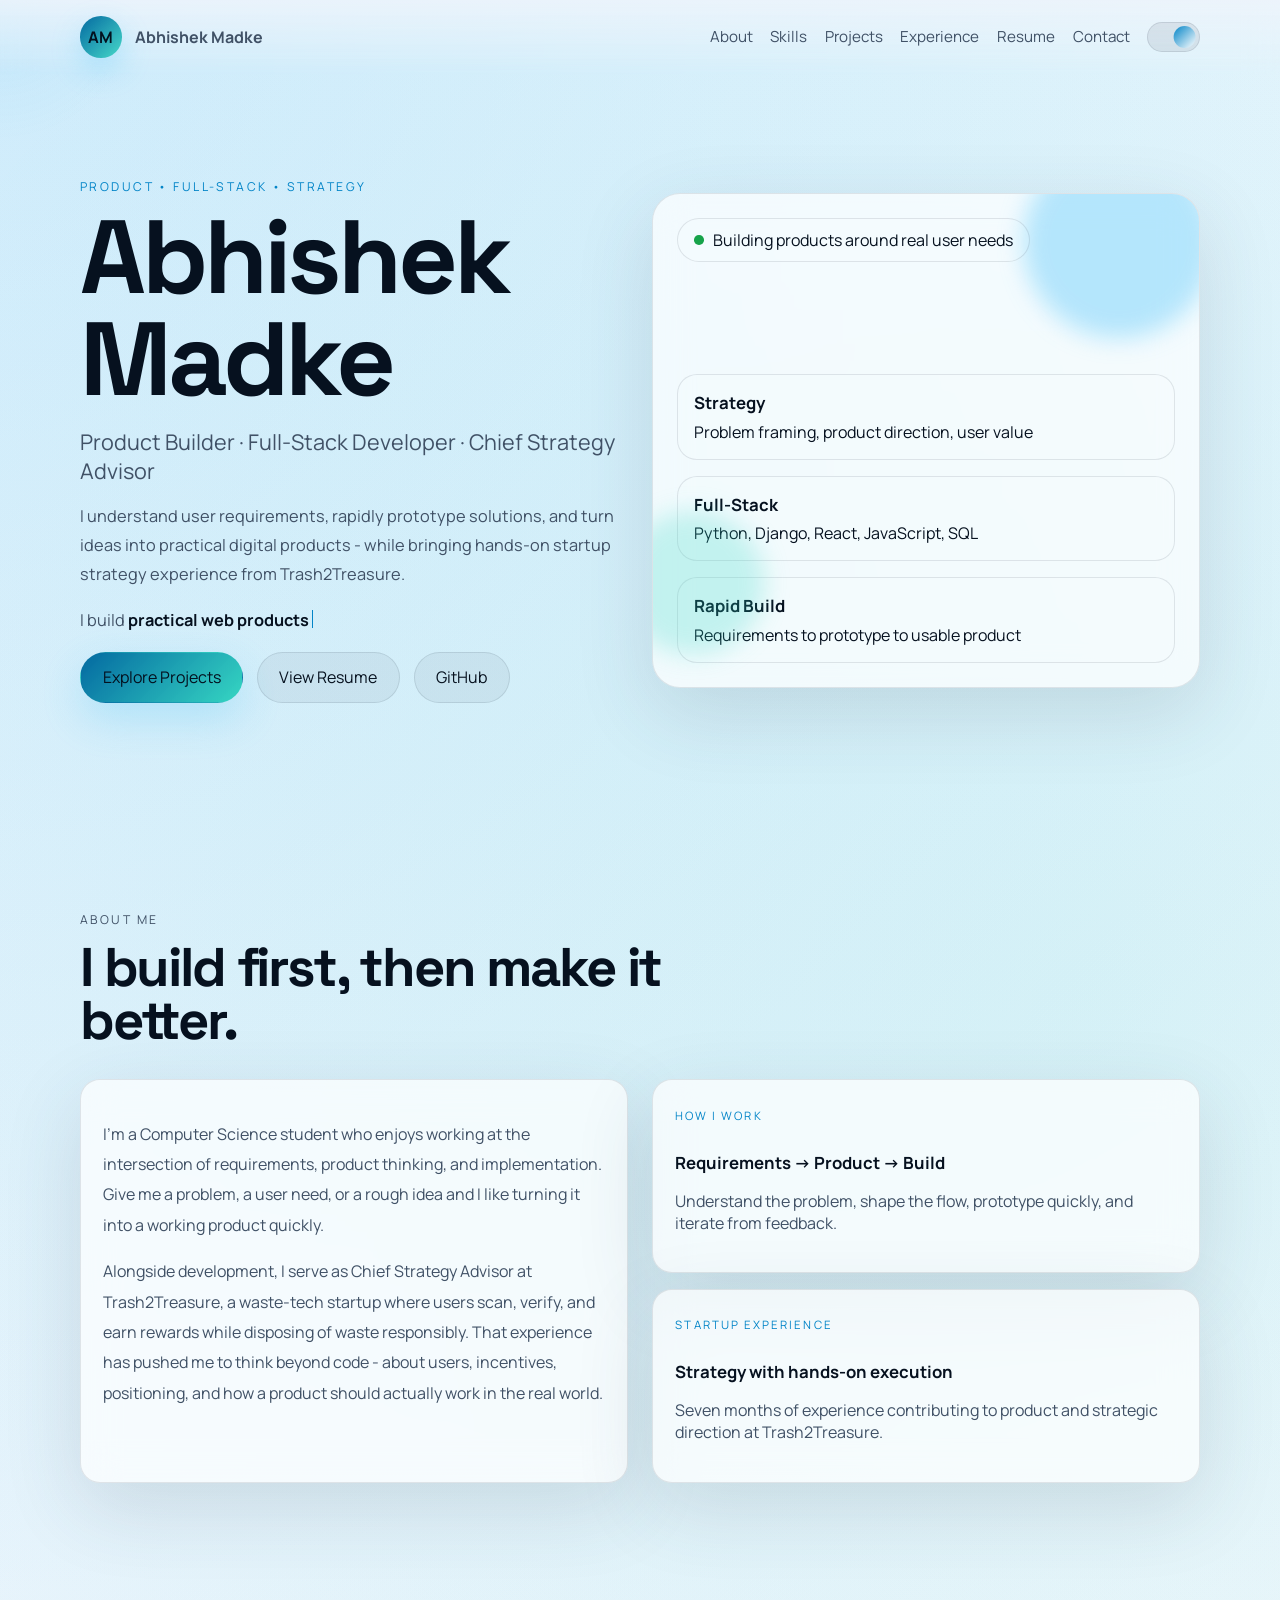
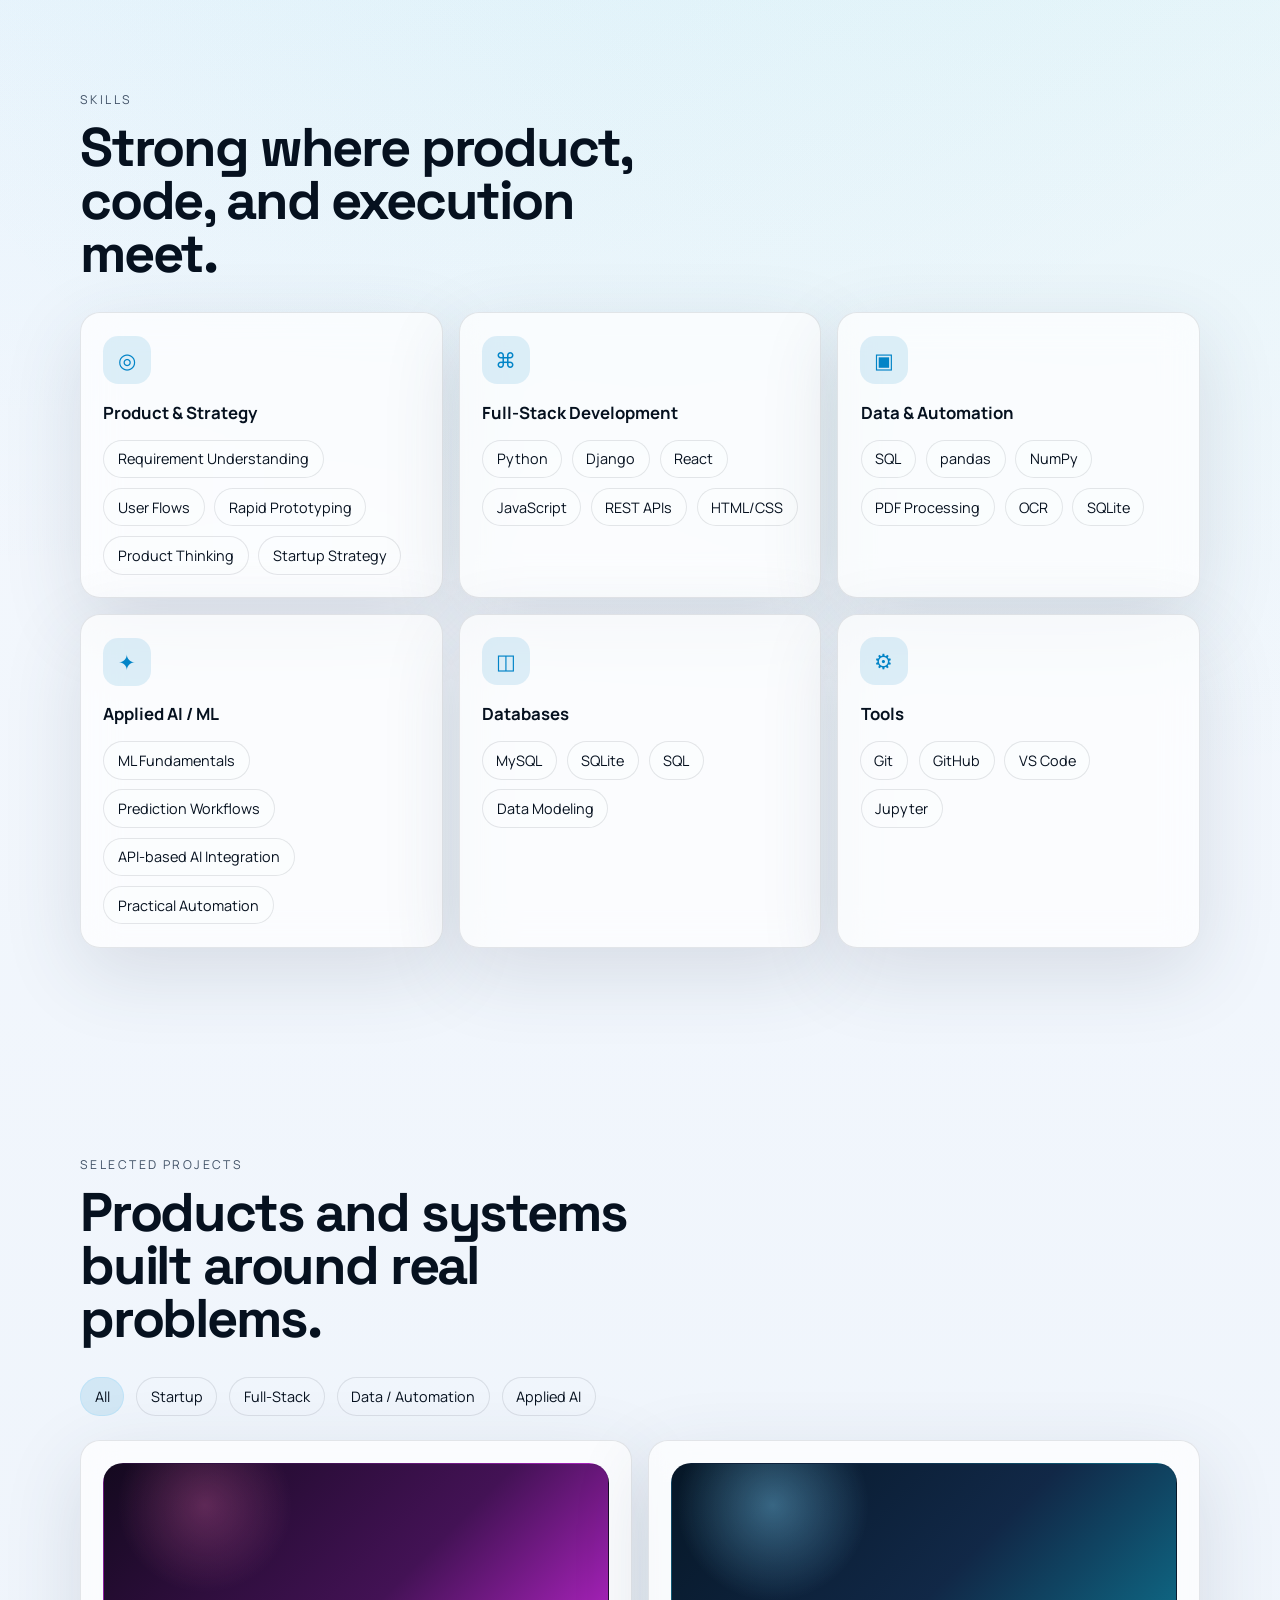
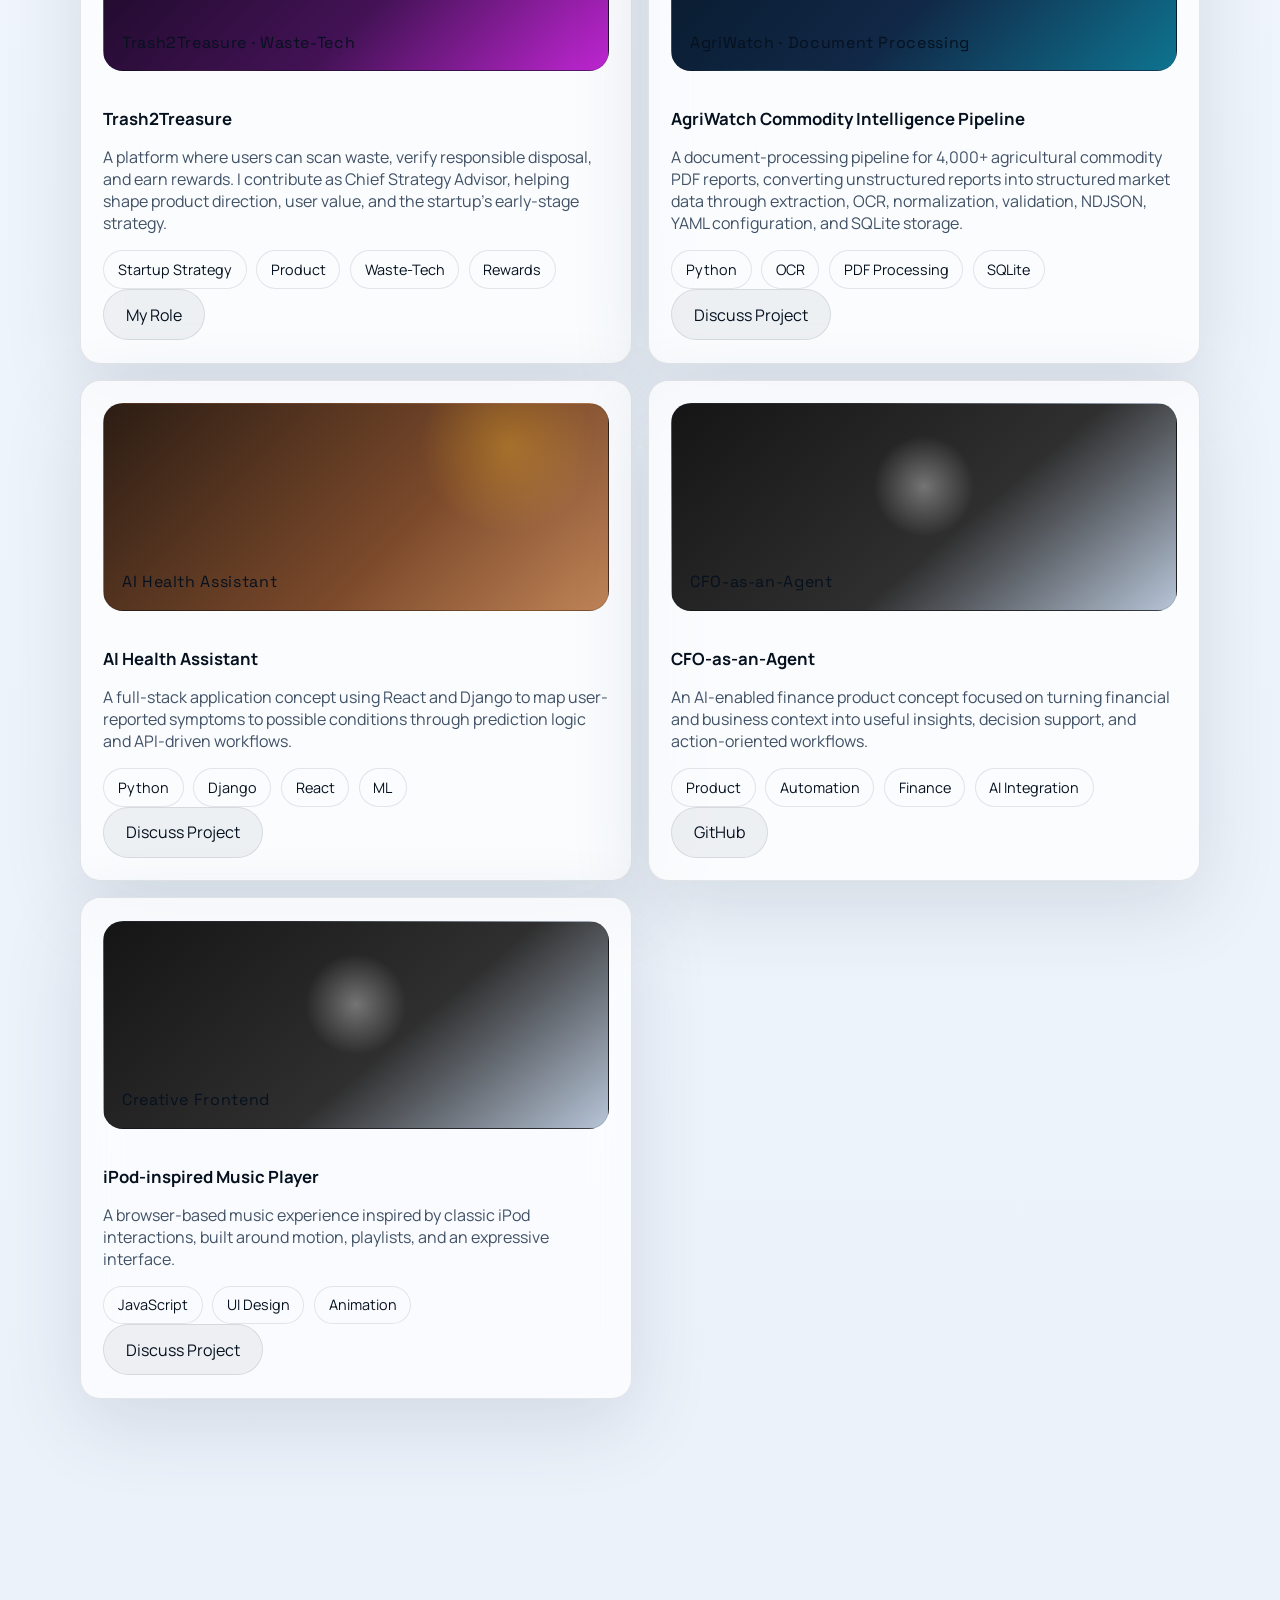
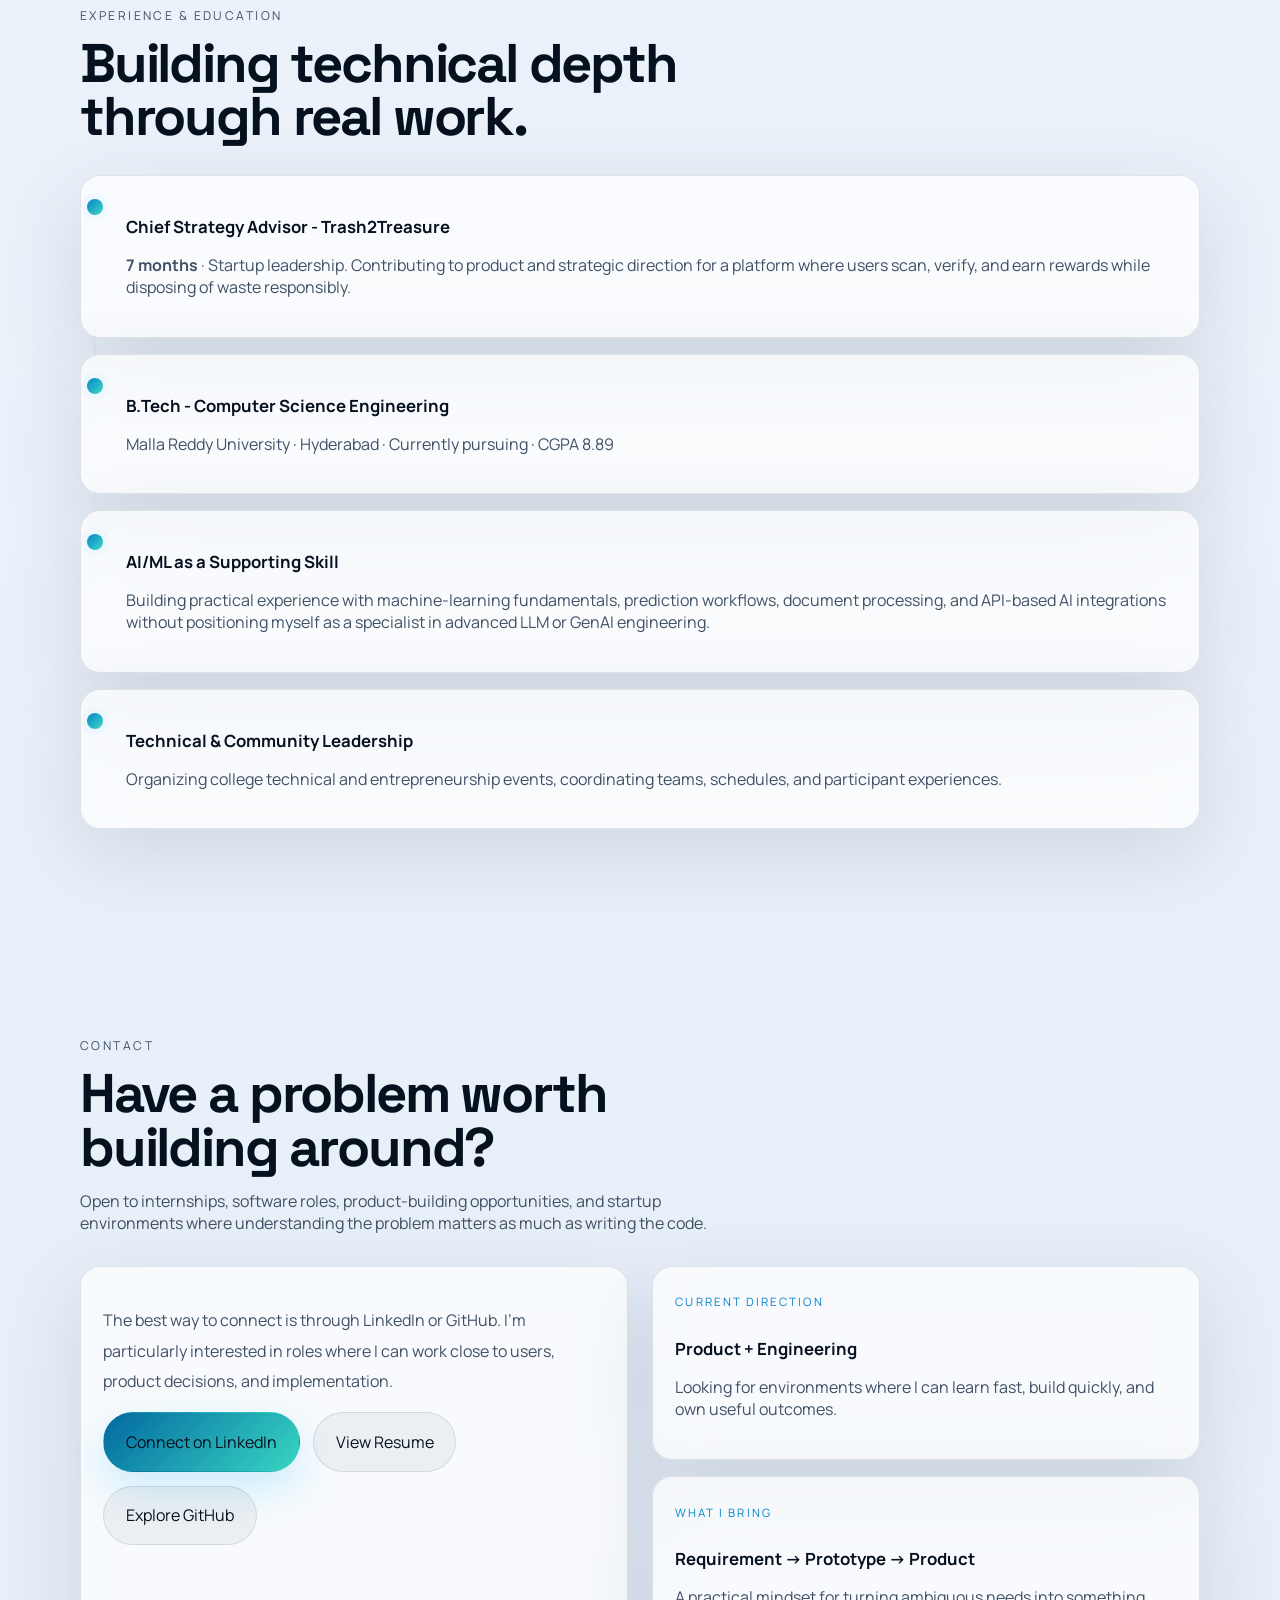
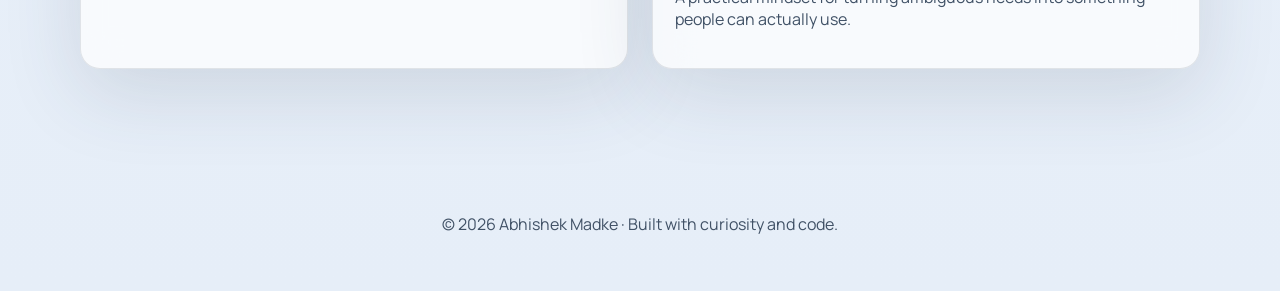
<file: index.html>
<!DOCTYPE html>
<html lang="en">
  <head>
    <meta charset="UTF-8" />
    <meta name="viewport" content="width=device-width, initial-scale=1.0" />
    <meta
      name="description"
      content="Abhishek Madke is a product-minded full-stack developer and Chief Strategy Advisor at Trash2Treasure who turns user requirements into practical digital products."
    />
    <meta
      name="keywords"
      content="Abhishek Madke, Full Stack Developer, Product Builder, Rapid Prototyper, Chief Strategy Advisor, Trash2Treasure, Django, React, Python"
    />
    <meta name="author" content="Abhishek Madke" />
    <title>Abhishek Madke | Product Builder & Full-Stack Developer</title>
    <link rel="preconnect" href="https://fonts.googleapis.com" />
    <link rel="preconnect" href="https://fonts.gstatic.com" crossorigin />
    <link
      href="https://fonts.googleapis.com/css2?family=Manrope:wght@400;500;600;700;800&family=Space+Grotesk:wght@500;700&display=swap"
      rel="stylesheet"
    />
    <link rel="stylesheet" href="style.css" />
  </head>

  <body>
    <div class="cursor-glow" aria-hidden="true"></div>
    <div class="progress-bar" aria-hidden="true"></div>

    <header class="site-header">
      <nav class="nav container" aria-label="Primary navigation">
        <a class="brand" href="#home" aria-label="Abhishek Madke home">
          <span class="brand-mark">AM</span>
          <span class="brand-text">Abhishek Madke</span>
        </a>

        <button
          class="nav-toggle"
          type="button"
          aria-expanded="false"
          aria-controls="nav-menu"
          aria-label="Toggle navigation"
        >
          <span></span>
          <span></span>
        </button>

        <div class="nav-menu" id="nav-menu">
          <a href="#about">About</a>
          <a href="#skills">Skills</a>
          <a href="#projects">Projects</a>
          <a href="#experience">Experience</a>
          <a href="resume.html">Resume</a>
          <a href="#contact">Contact</a>
          <button class="theme-toggle" type="button" aria-label="Toggle color theme">
            <span class="theme-toggle-track">
              <span class="theme-toggle-thumb"></span>
            </span>
          </button>
        </div>
      </nav>
    </header>

    <main id="home">
      <section class="hero section">
        <div class="container hero-grid">
          <div class="hero-copy reveal">
            <p class="eyebrow">Product • Full-Stack • Strategy</p>
            <h1>Abhishek Madke</h1>
            <p class="hero-title">Product Builder · Full-Stack Developer · Chief Strategy Advisor</p>
            <p class="hero-tagline">
              I understand user requirements, rapidly prototype solutions, and turn ideas into
              practical digital products - while bringing hands-on startup strategy experience from Trash2Treasure.
            </p>
            <p class="typing-line">
              I build
              <span
                class="typing"
                data-roles="practical web products,rapid prototypes,user-focused workflows,product experiences"
              ></span>
            </p>

            <div class="hero-actions">
              <a class="button button-primary ripple" href="#projects">Explore Projects</a>
              <a class="button button-secondary ripple" href="resume.html">View Resume</a>
              <a
                class="button button-secondary ripple"
                href="https://github.com/AbhishekMadke"
                target="_blank"
                rel="noreferrer"
              >GitHub</a>
            </div>
          </div>

          <div class="hero-visual reveal">
            <div class="glass-panel intro-card">
              <div class="intro-orb orb-one"></div>
              <div class="intro-orb orb-two"></div>

              <div class="status-pill">
                <span class="status-dot"></span>
                Building products around real user needs
              </div>

              <div class="metric-grid">
                <article>
                  <strong>Strategy</strong>
                  <span>Problem framing, product direction, user value</span>
                </article>
                <article>
                  <strong>Full-Stack</strong>
                  <span>Python, Django, React, JavaScript, SQL</span>
                </article>
                <article>
                  <strong>Rapid Build</strong>
                  <span>Requirements to prototype to usable product</span>
                </article>
              </div>
            </div>
          </div>
        </div>
      </section>

      <section class="section" id="about">
        <div class="container">
          <div class="section-heading reveal">
            <p class="eyebrow">About Me</p>
            <h2>I build first, then make it better.</h2>
          </div>

          <div class="about-grid">
            <article class="glass-panel about-story reveal">
              <p>
                I’m a Computer Science student who enjoys working at the intersection of
                requirements, product thinking, and implementation. Give me a problem, a user need,
                or a rough idea and I like turning it into a working product quickly.
              </p>
              <p>
                Alongside development, I serve as Chief Strategy Advisor at Trash2Treasure, a
                waste-tech startup where users scan, verify, and earn rewards while disposing of
                waste responsibly. That experience has pushed me to think beyond code - about users,
                incentives, positioning, and how a product should actually work in the real world.
              </p>
            </article>

            <aside class="about-highlights reveal">
              <div class="highlight-card glass-panel">
                <span class="highlight-label">How I Work</span>
                <h3>Requirements -> Product -> Build</h3>
                <p>Understand the problem, shape the flow, prototype quickly, and iterate from feedback.</p>
              </div>
              <div class="highlight-card glass-panel">
                <span class="highlight-label">Startup Experience</span>
                <h3>Strategy with hands-on execution</h3>
                <p>Seven months of experience contributing to product and strategic direction at Trash2Treasure.</p>
              </div>
            </aside>
          </div>
        </div>
      </section>

      <section class="section" id="skills">
        <div class="container">
          <div class="section-heading reveal">
            <p class="eyebrow">Skills</p>
            <h2>Strong where product, code, and execution meet.</h2>
          </div>

          <div class="skills-grid">
            <article class="skill-card glass-panel reveal">
              <div class="skill-icon">◎</div>
              <h3>Product & Strategy</h3>
              <div class="skill-tags">
                <span>Requirement Understanding</span>
                <span>User Flows</span>
                <span>Rapid Prototyping</span>
                <span>Product Thinking</span>
                <span>Startup Strategy</span>
              </div>
            </article>

            <article class="skill-card glass-panel reveal">
              <div class="skill-icon">⌘</div>
              <h3>Full-Stack Development</h3>
              <div class="skill-tags">
                <span>Python</span>
                <span>Django</span>
                <span>React</span>
                <span>JavaScript</span>
                <span>REST APIs</span>
                <span>HTML/CSS</span>
              </div>
            </article>

            <article class="skill-card glass-panel reveal">
              <div class="skill-icon">▣</div>
              <h3>Data & Automation</h3>
              <div class="skill-tags">
                <span>SQL</span>
                <span>pandas</span>
                <span>NumPy</span>
                <span>PDF Processing</span>
                <span>OCR</span>
                <span>SQLite</span>
              </div>
            </article>

            <article class="skill-card glass-panel reveal">
              <div class="skill-icon">✦</div>
              <h3>Applied AI / ML</h3>
              <div class="skill-tags">
                <span>ML Fundamentals</span>
                <span>Prediction Workflows</span>
                <span>API-based AI Integration</span>
                <span>Practical Automation</span>
              </div>
            </article>

            <article class="skill-card glass-panel reveal">
              <div class="skill-icon">◫</div>
              <h3>Databases</h3>
              <div class="skill-tags">
                <span>MySQL</span>
                <span>SQLite</span>
                <span>SQL</span>
                <span>Data Modeling</span>
              </div>
            </article>

            <article class="skill-card glass-panel reveal">
              <div class="skill-icon">⚙</div>
              <h3>Tools</h3>
              <div class="skill-tags">
                <span>Git</span>
                <span>GitHub</span>
                <span>VS Code</span>
                <span>Jupyter</span>
              </div>
            </article>
          </div>
        </div>
      </section>

      <section class="section" id="projects">
        <div class="container">
          <div class="section-heading reveal">
            <p class="eyebrow">Selected Projects</p>
            <h2>Products and systems built around real problems.</h2>
          </div>

          <div class="project-filters reveal" role="tablist" aria-label="Project categories">
            <button class="filter-pill is-active" type="button" data-filter="all">All</button>
            <button class="filter-pill" type="button" data-filter="startup">Startup</button>
            <button class="filter-pill" type="button" data-filter="fullstack">Full-Stack</button>
            <button class="filter-pill" type="button" data-filter="data">Data / Automation</button>
            <button class="filter-pill" type="button" data-filter="ai">Applied AI</button>
          </div>

          <div class="projects-grid">
            <article class="project-card glass-panel reveal" data-category="startup">
              <div class="project-preview preview-arcado">
                <span>Trash2Treasure · Waste-Tech</span>
              </div>
              <div class="project-body">
                <h3>Trash2Treasure</h3>
                <p>
                  A platform where users can scan waste, verify responsible disposal, and earn
                  rewards. I contribute as Chief Strategy Advisor, helping shape product direction,
                  user value, and the startup's early-stage strategy.
                </p>
                <div class="project-stack">
                  <span>Startup Strategy</span>
                  <span>Product</span>
                  <span>Waste-Tech</span>
                  <span>Rewards</span>
                </div>
                <div class="project-links">
                  <a class="button button-secondary ripple" href="#experience">My Role</a>
                </div>
              </div>
            </article>

            <article class="project-card glass-panel reveal" data-category="data fullstack">
              <div class="project-preview preview-ai">
                <span>AgriWatch · Document Processing</span>
              </div>
              <div class="project-body">
                <h3>AgriWatch Commodity Intelligence Pipeline</h3>
                <p>
                  A document-processing pipeline for 4,000+ agricultural commodity PDF reports,
                  converting unstructured reports into structured market data through extraction,
                  OCR, normalization, validation, NDJSON, YAML configuration, and SQLite storage.
                </p>
                <div class="project-stack">
                  <span>Python</span>
                  <span>OCR</span>
                  <span>PDF Processing</span>
                  <span>SQLite</span>
                </div>
                <div class="project-links">
                  <a class="button button-secondary ripple" href="#contact">Discuss Project</a>
                </div>
              </div>
            </article>

            <article class="project-card glass-panel reveal" data-category="fullstack ai">
              <div class="project-preview preview-crafts">
                <span>AI Health Assistant</span>
              </div>
              <div class="project-body">
                <h3>AI Health Assistant</h3>
                <p>
                  A full-stack application concept using React and Django to map user-reported
                  symptoms to possible conditions through prediction logic and API-driven workflows.
                </p>
                <div class="project-stack">
                  <span>Python</span>
                  <span>Django</span>
                  <span>React</span>
                  <span>ML</span>
                </div>
                <div class="project-links">
                  <a class="button button-secondary ripple" href="#contact">Discuss Project</a>
                </div>
              </div>
            </article>

            <article class="project-card glass-panel reveal" data-category="fullstack ai">
              <div class="project-preview preview-ipod">
                <span>CFO-as-an-Agent</span>
              </div>
              <div class="project-body">
                <h3>CFO-as-an-Agent</h3>
                <p>
                  An AI-enabled finance product concept focused on turning financial and business
                  context into useful insights, decision support, and action-oriented workflows.
                </p>
                <div class="project-stack">
                  <span>Product</span>
                  <span>Automation</span>
                  <span>Finance</span>
                  <span>AI Integration</span>
                </div>
                <div class="project-links">
                  <a
                    class="button button-secondary ripple"
                    href="https://github.com/AbhishekMadke/CFO-as-an-agent-"
                    target="_blank"
                    rel="noreferrer"
                  >GitHub</a>
                </div>
              </div>
            </article>

            <article class="project-card glass-panel reveal" data-category="fullstack">
              <div class="project-preview preview-ipod">
                <span>Creative Frontend</span>
              </div>
              <div class="project-body">
                <h3>iPod-inspired Music Player</h3>
                <p>
                  A browser-based music experience inspired by classic iPod interactions, built
                  around motion, playlists, and an expressive interface.
                </p>
                <div class="project-stack">
                  <span>JavaScript</span>
                  <span>UI Design</span>
                  <span>Animation</span>
                </div>
                <div class="project-links">
                  <a class="button button-secondary ripple" href="#contact">Discuss Project</a>
                </div>
              </div>
            </article>
          </div>
        </div>
      </section>

      <section class="section" id="experience">
        <div class="container">
          <div class="section-heading reveal">
            <p class="eyebrow">Experience & Education</p>
            <h2>Building technical depth through real work.</h2>
          </div>

          <div class="timeline">
            <article class="timeline-card glass-panel reveal">
              <h3>Chief Strategy Advisor - Trash2Treasure</h3>
              <p>
                <strong>7 months</strong> · Startup leadership. Contributing to product and strategic
                direction for a platform where users scan, verify, and earn rewards while disposing
                of waste responsibly.
              </p>
            </article>

            <article class="timeline-card glass-panel reveal">
              <h3>B.Tech - Computer Science Engineering</h3>
              <p>Malla Reddy University · Hyderabad · Currently pursuing · CGPA 8.89</p>
            </article>

            <article class="timeline-card glass-panel reveal">
              <h3>AI/ML as a Supporting Skill</h3>
              <p>
                Building practical experience with machine-learning fundamentals, prediction
                workflows, document processing, and API-based AI integrations without positioning
                myself as a specialist in advanced LLM or GenAI engineering.
              </p>
            </article>

            <article class="timeline-card glass-panel reveal">
              <h3>Technical & Community Leadership</h3>
              <p>
                Organizing college technical and entrepreneurship events, coordinating teams,
                schedules, and participant experiences.
              </p>
            </article>
          </div>
        </div>
      </section>

      <section class="section" id="contact">
        <div class="container">
          <div class="section-heading reveal">
            <p class="eyebrow">Contact</p>
            <h2>Have a problem worth building around?</h2>
            <p class="section-copy">
              Open to internships, software roles, product-building opportunities, and startup
              environments where understanding the problem matters as much as writing the code.
            </p>
          </div>

          <div class="about-grid">
            <article class="glass-panel about-story reveal">
              <p>
                The best way to connect is through LinkedIn or GitHub. I’m particularly interested
                in roles where I can work close to users, product decisions, and implementation.
              </p>

              <div class="hero-actions">
                <a
                  class="button button-primary ripple"
                  href="https://www.linkedin.com/in/abhishek-madke-683bb9384/"
                  target="_blank"
                  rel="noreferrer"
                >Connect on LinkedIn</a>
                <a class="button button-secondary ripple" href="resume.html">View Resume</a>
                <a
                  class="button button-secondary ripple"
                  href="https://github.com/AbhishekMadke"
                  target="_blank"
                  rel="noreferrer"
                >Explore GitHub</a>
              </div>
            </article>

            <aside class="about-highlights reveal">
              <div class="highlight-card glass-panel">
                <span class="highlight-label">Current Direction</span>
                <h3>Product + Engineering</h3>
                <p>Looking for environments where I can learn fast, build quickly, and own useful outcomes.</p>
              </div>
              <div class="highlight-card glass-panel">
                <span class="highlight-label">What I Bring</span>
                <h3>Requirement -> Prototype -> Product</h3>
                <p>A practical mindset for turning ambiguous needs into something people can actually use.</p>
              </div>
            </aside>
          </div>
        </div>
      </section>
    </main>

    <footer class="site-footer">
      <div class="container footer-content">
        <p>&copy; <span id="year"></span> Abhishek Madke · Built with curiosity and code.</p>
      </div>
    </footer>

    <script src="script.js"></script>
  </body>
</html>
</file>
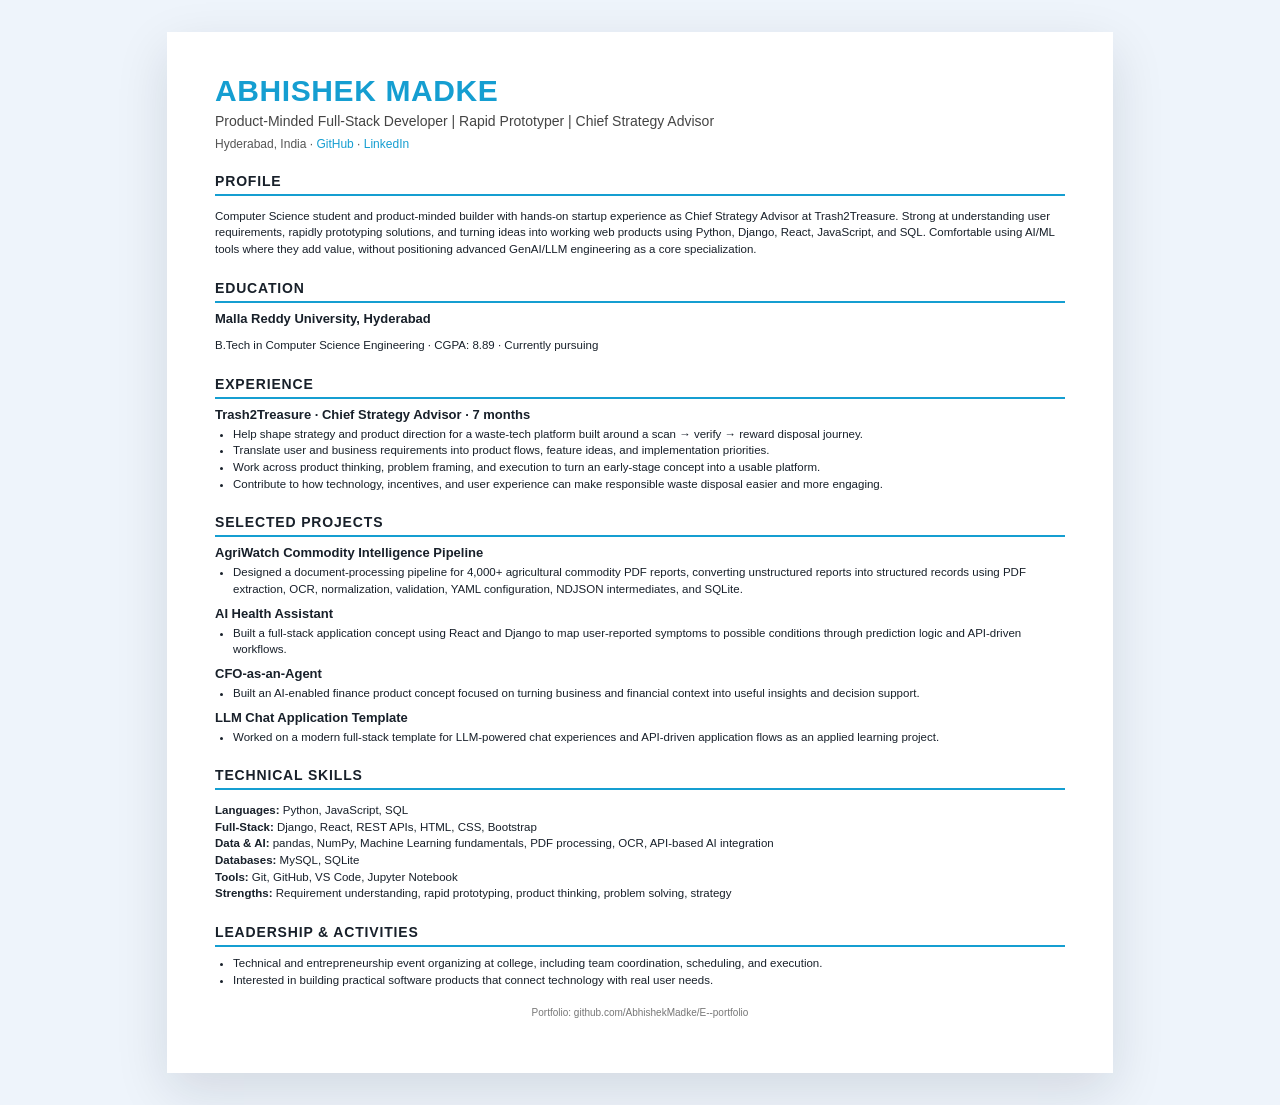
<file: resume.html>
<!DOCTYPE html>
<html lang="en">
<head>
<meta charset="UTF-8">
<meta name="viewport" content="width=device-width,initial-scale=1">
<title>Abhishek Madke | Resume</title>
<style>
body{margin:0;background:#eef4fb;color:#18202a;font-family:Arial,Helvetica,sans-serif}
.page{max-width:850px;margin:32px auto;background:#fff;padding:42px 48px;box-shadow:0 18px 50px rgba(15,23,42,.12)}
h1{margin:0;color:#159ed1;font-size:30px;letter-spacing:.02em}
.role{margin-top:5px;font-size:14px;color:#444}
.contact{margin-top:8px;font-size:12px;color:#555}
a{color:#159ed1;text-decoration:none}
h2{font-size:14px;letter-spacing:.06em;margin:22px 0 8px;padding-bottom:5px;border-bottom:2px solid #159ed1}
h3{font-size:13px;margin:8px 0 3px}
p,li{font-size:11.5px;line-height:1.45}
ul{margin:4px 0 0 18px;padding:0}
.top{display:flex;justify-content:space-between;gap:20px}
@media(max-width:700px){.page{margin:0;padding:28px 22px;box-shadow:none}.top{display:block}}
@media print{body{background:#fff}.page{margin:0;max-width:none;box-shadow:none;padding:18px 24px}}
</style>
</head>
<body>
<div class="page">
  <div class="top">
    <div>
      <h1>ABHISHEK MADKE</h1>
      <div class="role">Product-Minded Full-Stack Developer | Rapid Prototyper | Chief Strategy Advisor</div>
      <div class="contact">Hyderabad, India · <a href="https://github.com/AbhishekMadke">GitHub</a> · <a href="https://www.linkedin.com/in/abhishek-madke-683bb9384/">LinkedIn</a></div>
    </div>
  </div>

  <h2>PROFILE</h2>
  <p>Computer Science student and product-minded builder with hands-on startup experience as Chief Strategy Advisor at Trash2Treasure. Strong at understanding user requirements, rapidly prototyping solutions, and turning ideas into working web products using Python, Django, React, JavaScript, and SQL. Comfortable using AI/ML tools where they add value, without positioning advanced GenAI/LLM engineering as a core specialization.</p>

  <h2>EDUCATION</h2>
  <h3>Malla Reddy University, Hyderabad</h3>
  <p>B.Tech in Computer Science Engineering · CGPA: 8.89 · Currently pursuing</p>

  <h2>EXPERIENCE</h2>
  <h3>Trash2Treasure · Chief Strategy Advisor · 7 months</h3>
  <ul>
    <li>Help shape strategy and product direction for a waste-tech platform built around a scan → verify → reward disposal journey.</li>
    <li>Translate user and business requirements into product flows, feature ideas, and implementation priorities.</li>
    <li>Work across product thinking, problem framing, and execution to turn an early-stage concept into a usable platform.</li>
    <li>Contribute to how technology, incentives, and user experience can make responsible waste disposal easier and more engaging.</li>
  </ul>

  <h2>SELECTED PROJECTS</h2>
  <h3>AgriWatch Commodity Intelligence Pipeline</h3>
  <ul><li>Designed a document-processing pipeline for 4,000+ agricultural commodity PDF reports, converting unstructured reports into structured records using PDF extraction, OCR, normalization, validation, YAML configuration, NDJSON intermediates, and SQLite.</li></ul>
  <h3>AI Health Assistant</h3>
  <ul><li>Built a full-stack application concept using React and Django to map user-reported symptoms to possible conditions through prediction logic and API-driven workflows.</li></ul>
  <h3>CFO-as-an-Agent</h3>
  <ul><li>Built an AI-enabled finance product concept focused on turning business and financial context into useful insights and decision support.</li></ul>
  <h3>LLM Chat Application Template</h3>
  <ul><li>Worked on a modern full-stack template for LLM-powered chat experiences and API-driven application flows as an applied learning project.</li></ul>

  <h2>TECHNICAL SKILLS</h2>
  <p><b>Languages:</b> Python, JavaScript, SQL<br>
  <b>Full-Stack:</b> Django, React, REST APIs, HTML, CSS, Bootstrap<br>
  <b>Data & AI:</b> pandas, NumPy, Machine Learning fundamentals, PDF processing, OCR, API-based AI integration<br>
  <b>Databases:</b> MySQL, SQLite<br>
  <b>Tools:</b> Git, GitHub, VS Code, Jupyter Notebook<br>
  <b>Strengths:</b> Requirement understanding, rapid prototyping, product thinking, problem solving, strategy</p>

  <h2>LEADERSHIP & ACTIVITIES</h2>
  <ul>
    <li>Technical and entrepreneurship event organizing at college, including team coordination, scheduling, and execution.</li>
    <li>Interested in building practical software products that connect technology with real user needs.</li>
  </ul>

  <p style="text-align:center;color:#777;font-size:10px;margin-top:18px">Portfolio: github.com/AbhishekMadke/E--portfolio</p>
</div>
</body>
</html>
</file>
<file: style.css>
:root {
  --bg: #07111f;
  --bg-elevated: rgba(15, 23, 42, 0.68);
  --surface: rgba(148, 163, 184, 0.08);
  --surface-strong: rgba(148, 163, 184, 0.12);
  --text: #f8fafc;
  --muted: #b7c5d8;
  --line: rgba(255, 255, 255, 0.08);
  --accent: #7dd3fc;
  --accent-strong: #38bdf8;
  --accent-soft: rgba(125, 211, 252, 0.18);
  --success: #86efac;
  --shadow: 0 20px 80px rgba(2, 8, 23, 0.35);
  --radius-lg: 28px;
  --radius-md: 20px;
  --radius-sm: 14px;
  --container: min(1120px, calc(100vw - 2rem));
  --ease: 220ms cubic-bezier(0.2, 0.8, 0.2, 1);
  color-scheme: dark;
}

body.light-theme {
  --bg: #eef4fb;
  --bg-elevated: rgba(255, 255, 255, 0.7);
  --surface: rgba(15, 23, 42, 0.05);
  --surface-strong: rgba(15, 23, 42, 0.08);
  --text: #06111f;
  --muted: #405166;
  --line: rgba(15, 23, 42, 0.1);
  --accent: #0284c7;
  --accent-strong: #0369a1;
  --accent-soft: rgba(2, 132, 199, 0.12);
  --success: #16a34a;
  --shadow: 0 24px 80px rgba(51, 65, 85, 0.14);
  color-scheme: light;
}

*,
*::before,
*::after {
  box-sizing: border-box;
}

html {
  scroll-behavior: smooth;
}

body {
  margin: 0;
  min-height: 100vh;
  font-family: "Manrope", sans-serif;
  background:
    radial-gradient(circle at top left, rgba(56, 189, 248, 0.22), transparent 32%),
    radial-gradient(circle at 85% 15%, rgba(45, 212, 191, 0.14), transparent 24%),
    linear-gradient(180deg, rgba(10, 18, 34, 0.96), rgba(4, 9, 18, 1));
  color: var(--text);
  transition: background 400ms ease, color 250ms ease;
  overflow-x: hidden;
}

body.light-theme {
  background:
    radial-gradient(circle at top left, rgba(14, 165, 233, 0.18), transparent 32%),
    radial-gradient(circle at 85% 15%, rgba(45, 212, 191, 0.1), transparent 24%),
    linear-gradient(180deg, #f8fbff, #e6eef8);
}

img {
  display: block;
  max-width: 100%;
}

a {
  color: inherit;
  text-decoration: none;
}

button,
input,
textarea {
  font: inherit;
}

button {
  border: 0;
  background: none;
  color: inherit;
  cursor: pointer;
}

.container {
  width: var(--container);
  margin: 0 auto;
}

.section {
  padding: 5rem 0;
}

.section-heading {
  max-width: 40rem;
  margin-bottom: 2rem;
}

.section-heading h2,
.hero h1 {
  margin: 0;
  font-family: "Space Grotesk", sans-serif;
  line-height: 0.98;
  letter-spacing: -0.04em;
}

.section-heading h2 {
  font-size: clamp(2rem, 5vw, 3.4rem);
}

.section-copy,
.section-heading p,
.hero-tagline,
.hero-title,
.typing-line,
.about-story p,
.highlight-card p,
.project-body p,
.timeline-card p,
.contact-form .form-note,
.nav-menu a,
.brand-text {
  color: var(--muted);
}

.eyebrow {
  margin: 0 0 0.8rem;
  text-transform: uppercase;
  letter-spacing: 0.2em;
  font-size: 0.76rem;
  color: var(--accent);
}

.glass-panel,
.glass-chip {
  background: var(--bg-elevated);
  border: 1px solid var(--line);
  box-shadow: var(--shadow);
  backdrop-filter: blur(18px);
  -webkit-backdrop-filter: blur(18px);
}

.site-header {
  position: sticky;
  top: 0;
  z-index: 30;
  padding: 1rem 0;
  background: linear-gradient(180deg, rgba(7, 17, 31, 0.75), transparent);
  backdrop-filter: blur(16px);
  -webkit-backdrop-filter: blur(16px);
}

body.light-theme .site-header {
  background: linear-gradient(180deg, rgba(238, 244, 251, 0.85), transparent);
}

.nav {
  display: flex;
  align-items: center;
  justify-content: space-between;
  gap: 1rem;
}

.brand {
  display: inline-flex;
  align-items: center;
  gap: 0.85rem;
  font-weight: 700;
}

.brand-mark {
  display: grid;
  place-items: center;
  width: 2.6rem;
  height: 2.6rem;
  border-radius: 50%;
  background: linear-gradient(135deg, var(--accent-strong), rgba(45, 212, 191, 0.85));
  color: #03111f;
  box-shadow: 0 12px 30px rgba(56, 189, 248, 0.28);
}

.nav-menu {
  display: flex;
  align-items: center;
  gap: 1.1rem;
}

.nav-menu a {
  position: relative;
  font-size: 0.95rem;
}

.nav-menu a::after {
  content: "";
  position: absolute;
  left: 0;
  bottom: -0.35rem;
  width: 100%;
  height: 1px;
  background: var(--accent);
  transform: scaleX(0);
  transform-origin: left;
  transition: transform var(--ease);
}

.nav-menu a:hover::after,
.nav-menu a:focus-visible::after {
  transform: scaleX(1);
}

.nav-toggle {
  display: none;
  width: 3rem;
  height: 3rem;
  border-radius: 50%;
  border: 1px solid var(--line);
  align-items: center;
  justify-content: center;
  flex-direction: column;
  gap: 0.3rem;
}

.nav-toggle span {
  width: 1rem;
  height: 2px;
  background: var(--text);
  border-radius: 999px;
  transition: transform var(--ease), opacity var(--ease);
}

.theme-toggle {
  display: inline-flex;
  padding: 0;
}

.theme-toggle-track {
  width: 3.3rem;
  height: 1.9rem;
  background: var(--surface-strong);
  border: 1px solid var(--line);
  border-radius: 999px;
  padding: 0.22rem;
  display: flex;
  align-items: center;
}

.theme-toggle-thumb {
  width: 1.4rem;
  height: 1.4rem;
  border-radius: 50%;
  background: linear-gradient(135deg, var(--accent), #ffffff);
  transform: translateX(0);
  transition: transform var(--ease);
}

body.light-theme .theme-toggle-thumb {
  transform: translateX(1.35rem);
}

.hero {
  padding-top: 3.6rem;
}

.hero-grid,
.about-grid,
.contact-grid {
  display: grid;
  gap: 1.5rem;
}

.hero-grid {
  align-items: center;
}

.hero-copy {
  position: relative;
  z-index: 2;
}

.hero h1 {
  font-size: clamp(3rem, 9vw, 6.5rem);
  margin-bottom: 1rem;
}

.hero-title {
  font-size: clamp(1rem, 3vw, 1.35rem);
  margin: 0 0 1rem;
}

.hero-tagline,
.typing-line {
  max-width: 38rem;
  font-size: 1.02rem;
  line-height: 1.8;
}

.typing {
  color: var(--text);
  font-weight: 700;
}

.typing::after {
  content: "";
  display: inline-block;
  width: 1px;
  height: 1.1em;
  margin-left: 0.2rem;
  vertical-align: -0.1em;
  background: var(--accent);
  animation: blink 1s infinite;
}

.hero-actions,
.project-links,
.social-links {
  display: flex;
  flex-wrap: wrap;
  gap: 0.85rem;
}

.button {
  position: relative;
  isolation: isolate;
  display: inline-flex;
  align-items: center;
  justify-content: center;
  min-height: 3rem;
  padding: 0.85rem 1.35rem;
  border-radius: 999px;
  border: 1px solid transparent;
  overflow: hidden;
  transition:
    transform var(--ease),
    border-color var(--ease),
    background var(--ease),
    color var(--ease);
}

.button:hover,
.button:focus-visible,
.filter-pill:hover,
.filter-pill:focus-visible,
.glass-chip:hover,
.glass-chip:focus-visible {
  transform: translateY(-2px);
}

.button-primary {
  background: linear-gradient(135deg, var(--accent-strong), rgba(45, 212, 191, 0.95));
  color: #04111f;
  box-shadow: 0 16px 40px rgba(56, 189, 248, 0.24);
}

.button-secondary {
  background: var(--surface);
  border-color: var(--line);
}

.ripple-circle {
  position: absolute;
  width: 1rem;
  height: 1rem;
  border-radius: 50%;
  transform: translate(-50%, -50%) scale(0);
  background: rgba(255, 255, 255, 0.35);
  animation: ripple 650ms ease-out forwards;
  pointer-events: none;
}

.intro-card {
  position: relative;
  min-height: 26rem;
  padding: 1.5rem;
  border-radius: var(--radius-lg);
  overflow: hidden;
}

.intro-orb {
  position: absolute;
  border-radius: 50%;
  filter: blur(12px);
}

.orb-one {
  width: 12rem;
  height: 12rem;
  top: -3rem;
  right: -1rem;
  background: rgba(56, 189, 248, 0.34);
}

.orb-two {
  width: 9rem;
  height: 9rem;
  bottom: 2rem;
  left: -2rem;
  background: rgba(45, 212, 191, 0.24);
}

.status-pill {
  position: relative;
  display: inline-flex;
  align-items: center;
  gap: 0.6rem;
  padding: 0.65rem 1rem;
  border-radius: 999px;
  background: rgba(255, 255, 255, 0.06);
  border: 1px solid var(--line);
}

.status-dot {
  width: 0.6rem;
  height: 0.6rem;
  border-radius: 50%;
  background: var(--success);
  box-shadow: 0 0 0 0 rgba(134, 239, 172, 0.6);
  animation: pulse 2s infinite;
}

.metric-grid {
  display: grid;
  gap: 1rem;
  margin-top: 7rem;
}

.metric-grid article,
.highlight-card,
.skill-card,
.timeline-card,
.project-card,
.contact-form,
.about-story {
  border-radius: var(--radius-md);
}

.metric-grid article {
  padding: 1rem;
  background: rgba(255, 255, 255, 0.05);
  border: 1px solid var(--line);
}

.metric-grid strong,
.highlight-card h3,
.skill-card h3,
.project-body h3,
.timeline-card h3 {
  display: block;
  margin-bottom: 0.4rem;
  font-size: 1.05rem;
}

.about-story,
.highlight-card,
.skill-card,
.timeline-card,
.project-card,
.contact-form {
  padding: 1.4rem;
}

.about-story {
  line-height: 1.9;
}

.highlight-card + .highlight-card {
  margin-top: 1rem;
}

.highlight-label {
  display: inline-flex;
  margin-bottom: 0.7rem;
  color: var(--accent);
  text-transform: uppercase;
  letter-spacing: 0.18em;
  font-size: 0.72rem;
}

.skills-grid,
.projects-grid,
.timeline {
  display: grid;
  gap: 1rem;
}

.skill-card {
  position: relative;
  overflow: hidden;
}

.skill-card::before,
.project-card::before,
.timeline-card::before {
  content: "";
  position: absolute;
  inset: 0;
  background: linear-gradient(135deg, rgba(125, 211, 252, 0.08), transparent 45%);
  opacity: 0;
  transition: opacity var(--ease);
  pointer-events: none;
}

.skill-card:hover::before,
.project-card:hover::before,
.timeline-card:hover::before {
  opacity: 1;
}

.skill-icon {
  display: grid;
  place-items: center;
  width: 3rem;
  height: 3rem;
  margin-bottom: 1rem;
  border-radius: 0.95rem;
  background: var(--accent-soft);
  color: var(--accent);
  font-size: 1.3rem;
}

.skill-tags,
.project-stack {
  display: flex;
  flex-wrap: wrap;
  gap: 0.6rem;
  margin-top: 1rem;
}

.skill-tags span,
.project-stack span,
.glass-chip,
.filter-pill {
  padding: 0.55rem 0.85rem;
  border-radius: 999px;
  border: 1px solid var(--line);
  background: rgba(255, 255, 255, 0.04);
  font-size: 0.9rem;
}

.project-filters {
  display: flex;
  flex-wrap: wrap;
  gap: 0.75rem;
  margin-bottom: 1.5rem;
}

.filter-pill.is-active {
  background: var(--accent-soft);
  color: var(--text);
  border-color: rgba(125, 211, 252, 0.24);
}

.project-card {
  display: flex;
  flex-direction: column;
  gap: 1.2rem;
  transition: transform var(--ease), border-color var(--ease), opacity 250ms ease;
}

.project-card:hover,
.skill-card:hover,
.timeline-card:hover,
.highlight-card:hover {
  transform: translateY(-4px);
  border-color: rgba(125, 211, 252, 0.24);
}

.project-card.is-hidden {
  display: none;
}

.project-preview {
  min-height: 13rem;
  border-radius: var(--radius-md);
  border: 1px solid var(--line);
  display: flex;
  align-items: end;
  padding: 1.1rem;
  font-family: "Space Grotesk", sans-serif;
  letter-spacing: 0.04em;
  overflow: hidden;
}

.preview-ai {
  background:
    radial-gradient(circle at 20% 20%, rgba(125, 211, 252, 0.4), transparent 22%),
    linear-gradient(135deg, #061727, #112847 55%, #0e7490);
}

.preview-ipod {
  background:
    radial-gradient(circle at 50% 40%, rgba(255, 255, 255, 0.35), transparent 18%),
    linear-gradient(140deg, #151515, #2f2f2f 58%, #b7c5d8);
}

.preview-crafts {
  background:
    radial-gradient(circle at 80% 20%, rgba(251, 191, 36, 0.3), transparent 20%),
    linear-gradient(135deg, #2c1d14, #7c4a2b 60%, #c08457);
}

.preview-arcado {
  background:
    radial-gradient(circle at 20% 20%, rgba(244, 114, 182, 0.28), transparent 20%),
    linear-gradient(135deg, #14091f, #431255 58%, #c026d3);
}

.timeline {
  position: relative;
}

.timeline::before {
  content: "";
  position: absolute;
  left: 0.9rem;
  top: 0.8rem;
  bottom: 0.8rem;
  width: 1px;
  background: linear-gradient(var(--accent-soft), transparent);
}

.timeline-card {
  position: relative;
  padding-left: 2.8rem;
}

.timeline-card::after {
  content: "";
  position: absolute;
  left: 0.4rem;
  top: 1.45rem;
  width: 1rem;
  height: 1rem;
  border-radius: 50%;
  background: linear-gradient(135deg, var(--accent), rgba(45, 212, 191, 0.9));
  box-shadow: 0 0 0 6px rgba(125, 211, 252, 0.08);
}

.contact-form {
  display: grid;
  gap: 1rem;
}

.contact-form label {
  display: grid;
  gap: 0.5rem;
  color: var(--muted);
  font-size: 0.95rem;
}

.contact-form input,
.contact-form textarea {
  width: 100%;
  padding: 0.95rem 1rem;
  border-radius: 1rem;
  border: 1px solid var(--line);
  background: rgba(255, 255, 255, 0.05);
  color: var(--text);
  outline: none;
  transition: border-color var(--ease), box-shadow var(--ease), background var(--ease);
}

.contact-form input:focus,
.contact-form textarea:focus {
  border-color: rgba(125, 211, 252, 0.45);
  box-shadow: 0 0 0 4px rgba(125, 211, 252, 0.12);
}

.site-footer {
  padding: 1.5rem 0 2.5rem;
}

.footer-content {
  display: flex;
  justify-content: center;
  color: var(--muted);
  text-align: center;
}

.cursor-glow {
  position: fixed;
  left: 0;
  top: 0;
  width: 20rem;
  height: 20rem;
  border-radius: 50%;
  pointer-events: none;
  z-index: 0;
  opacity: 0.5;
  background: radial-gradient(circle, rgba(56, 189, 248, 0.16), transparent 62%);
  transform: translate(-50%, -50%);
  transition: opacity 250ms ease;
}

.progress-bar {
  position: fixed;
  left: 0;
  top: 0;
  z-index: 50;
  width: 100%;
  height: 3px;
  transform-origin: left;
  transform: scaleX(0);
  background: linear-gradient(90deg, var(--accent-strong), rgba(45, 212, 191, 0.95));
}

.reveal {
  opacity: 0;
  transform: translateY(32px);
  transition:
    opacity 700ms ease,
    transform 700ms cubic-bezier(0.2, 0.8, 0.2, 1);
}

.reveal.is-visible {
  opacity: 1;
  transform: translateY(0);
}

@keyframes blink {
  0%,
  49% {
    opacity: 1;
  }

  50%,
  100% {
    opacity: 0;
  }
}

@keyframes ripple {
  from {
    transform: translate(-50%, -50%) scale(0);
    opacity: 0.8;
  }

  to {
    transform: translate(-50%, -50%) scale(18);
    opacity: 0;
  }
}

@keyframes pulse {
  0% {
    box-shadow: 0 0 0 0 rgba(134, 239, 172, 0.6);
  }

  70% {
    box-shadow: 0 0 0 12px rgba(134, 239, 172, 0);
  }

  100% {
    box-shadow: 0 0 0 0 rgba(134, 239, 172, 0);
  }
}

@media (min-width: 760px) {
  .hero-grid,
  .about-grid,
  .contact-grid {
    grid-template-columns: repeat(2, minmax(0, 1fr));
  }

  .skills-grid {
    grid-template-columns: repeat(2, minmax(0, 1fr));
  }

  .projects-grid {
    grid-template-columns: repeat(2, minmax(0, 1fr));
  }
}

@media (min-width: 980px) {
  .section {
    padding: 6.5rem 0;
  }

  .skills-grid {
    grid-template-columns: repeat(3, minmax(0, 1fr));
  }
}

@media (max-width: 759px) {
  .site-header {
    padding-top: 0.7rem;
  }

  .nav-toggle {
    display: inline-flex;
  }

  .nav-menu {
    position: absolute;
    inset: calc(100% + 0.5rem) 1rem auto;
    padding: 1rem;
    border-radius: 1.2rem;
    border: 1px solid var(--line);
    background: var(--bg-elevated);
    backdrop-filter: blur(18px);
    -webkit-backdrop-filter: blur(18px);
    box-shadow: var(--shadow);
    display: grid;
    gap: 0.9rem;
    opacity: 0;
    pointer-events: none;
    transform: translateY(-10px);
    transition:
      opacity var(--ease),
      transform var(--ease);
  }

  .nav-menu.is-open {
    opacity: 1;
    pointer-events: auto;
    transform: translateY(0);
  }

  .nav-toggle[aria-expanded="true"] span:first-child {
    transform: translateY(4px) rotate(45deg);
  }

  .nav-toggle[aria-expanded="true"] span:last-child {
    transform: translateY(-4px) rotate(-45deg);
  }

  .brand-text {
    display: none;
  }

  .cursor-glow {
    display: none;
  }
}

@media (prefers-reduced-motion: reduce) {
  html {
    scroll-behavior: auto;
  }

  *,
  *::before,
  *::after {
    animation: none !important;
    transition-duration: 0.01ms !important;
    transition-delay: 0ms !important;
  }

  .reveal {
    opacity: 1;
    transform: none;
  }
}
</file>
